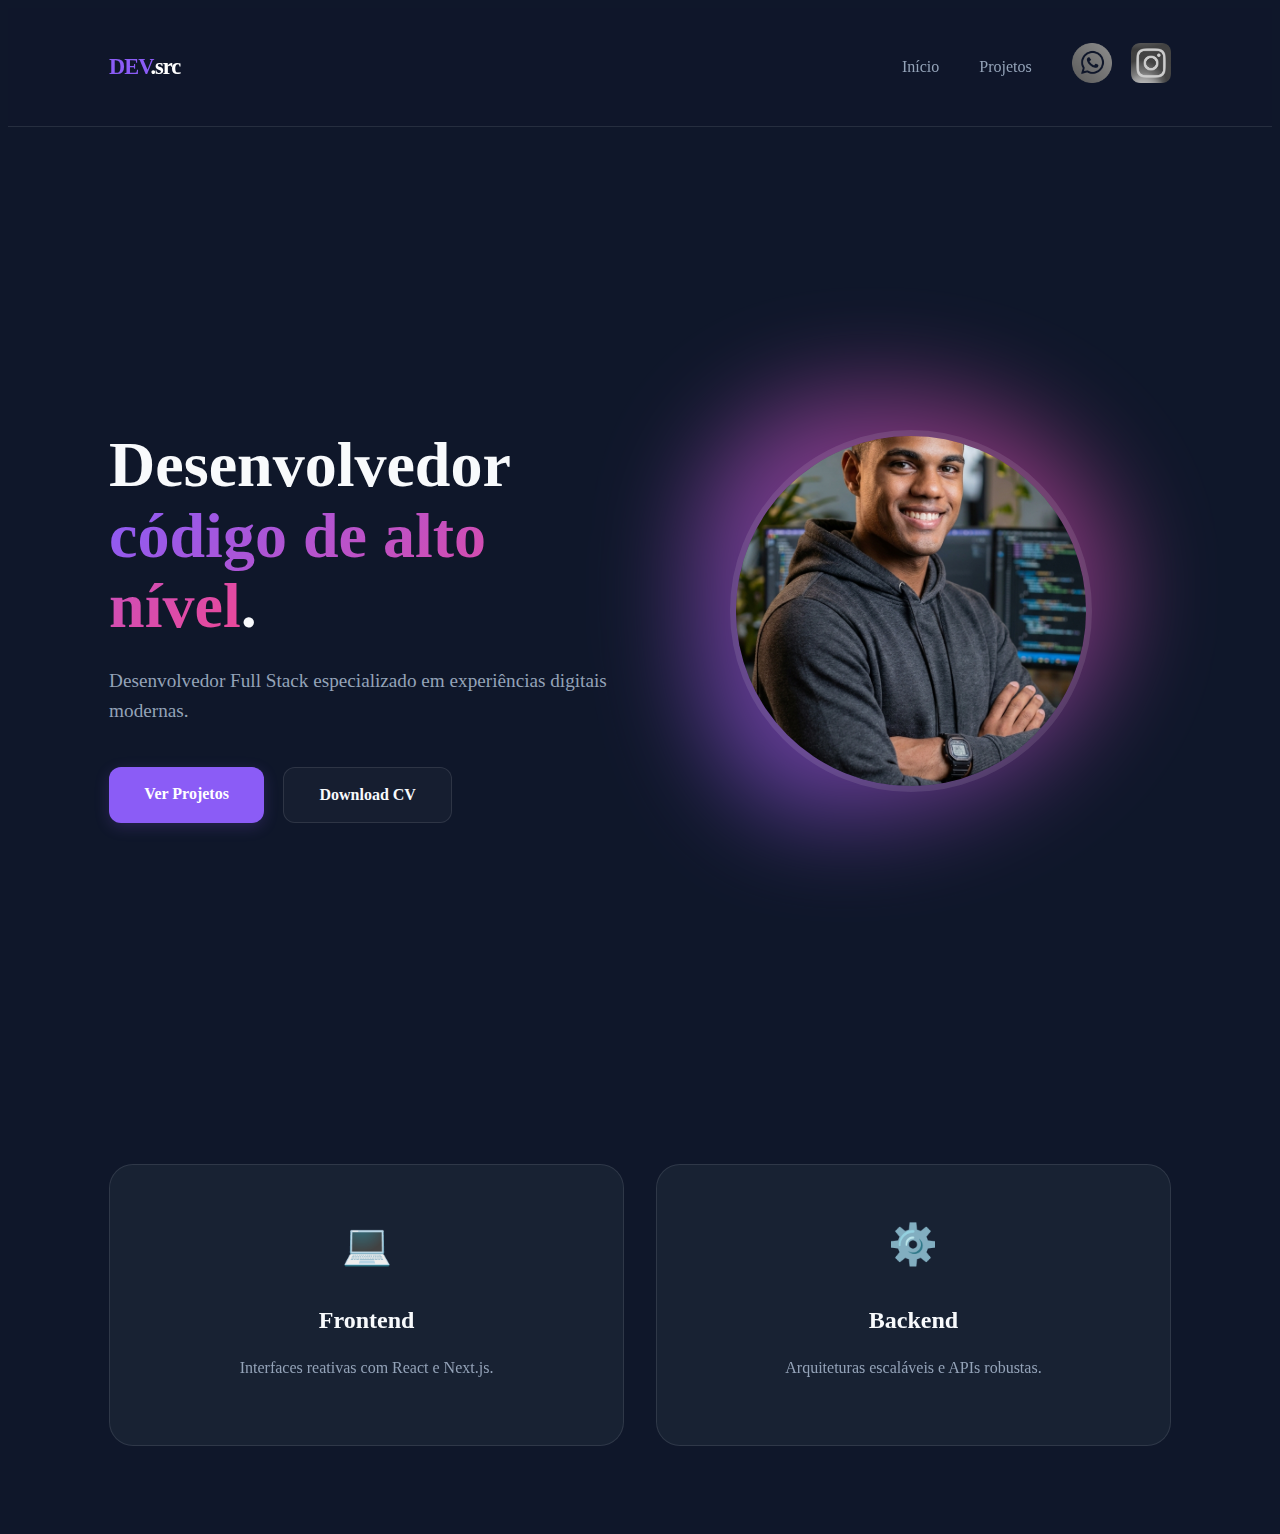
<file: index.html>
<!DOCTYPE html>
<html lang="pt-br">
<head>
    <meta charset="UTF-8">
    <meta name="viewport" content="width=device-width, initial-scale=1.0">
    <title>Dev Portfolio | Landing Page</title>
    <link rel="stylesheet" href="style.css">
</head>
<body>

    <nav class="navbar">
        <div class="logo">
            <span>DEV<span style="color: white;">.src</span></span>
        </div>
        <ul class="nav-links">
            <li><a href="#">Início</a></li>
            <li><a href="#">Projetos</a></li>
            <li class="social-icons">
                <a href="https://api.whatsapp.com/send/?phone=5571982937866&text&type=phone_number&app_absent=0" class="icon-link icon-zap" target="_blank">
                    <img src="imagem/WhatsApp_logo.webp" alt="WhatsApp"> <!-- LOGO ZAP AQUI -->
                </a>
                <a href="#" class="icon-link icon-insta">
                    <img src="imagem/Instagram-Logo.png" alt="Instagram"> <!-- LOGO INSTA AQUI -->
                </a>
            </li>
        </ul>
    </nav>

    <header class="hero">
        <div class="hero-content">
            <h1>Desenvolvedor<span class="gradient-text"><br> código de alto nível</span>.</h1>
            <p>Desenvolvedor Full Stack especializado em experiências digitais modernas.</p>
            <div class="hero-btns">
                <a href="#" class="btn-primary">Ver Projetos</a>
                <a href="#" class="btn-secondary">Download CV</a>
            </div>
        </div>
        
        <div class="hero-visual">
            <div class="profile-container">
                <img src="imagem/Ft Perfil.jpeg" alt="Foto de Perfil" class="profile-img"> <!-- FOTO PERFIL AQUI -->
                <div class="blob"></div>
            </div>
        </div>
    </header>

    <section class="grid-section">
        <div class="card">
            <div class="icon">💻</div>
            <h3>Frontend</h3>
            <p>Interfaces reativas com React e Next.js.</p>
        </div>
        <div class="card">
            <div class="icon">⚙️</div>
            <h3>Backend</h3>
            <p>Arquiteturas escaláveis e APIs robustas.</p>
        </div>
    </section>

</body>
</html>
</file>
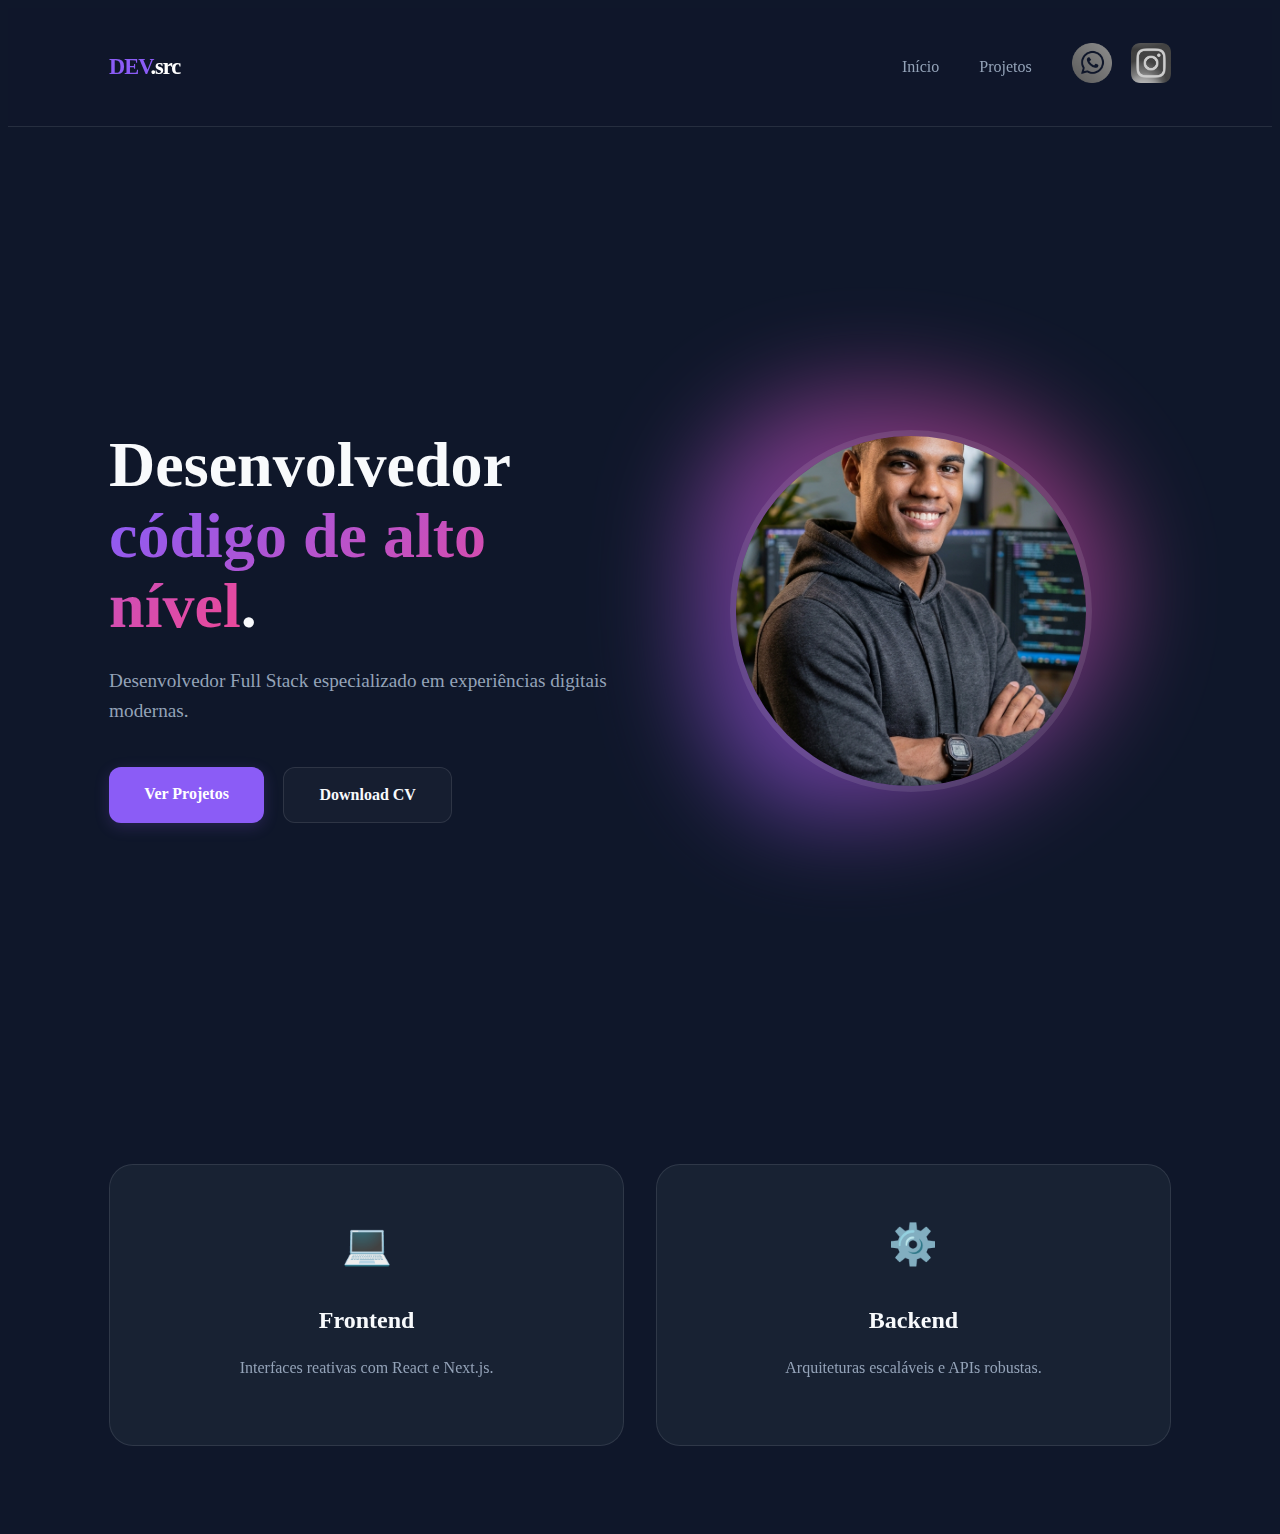
<file: index.html.html>
<!DOCTYPE html>
<html lang="pt-br">
<head>
    <meta charset="UTF-8">
    <meta name="viewport" content="width=device-width, initial-scale=1.0">
    <title>Dev Portfolio | Landing Page</title>
    <link rel="stylesheet" href="style.css">
</head>
<body>

    <nav class="navbar">
        <div class="logo">
            <span>DEV<span style="color: white;">.src</span></span>
        </div>
        <ul class="nav-links">
            <li><a href="#">Início</a></li>
            <li><a href="#">Projetos</a></li>
            <li class="social-icons">
                <a href="https://api.whatsapp.com/send/?phone=5571982937866&text&type=phone_number&app_absent=0" class="icon-link icon-zap" target="_blank">
                    <img src="WhatsApp_logo.webp" alt="WhatsApp"> <!-- LOGO ZAP AQUI -->
                </a>
                <a href="#" class="icon-link icon-insta">
                    <img src="Instagram-Logo.png" alt="Instagram"> <!-- LOGO INSTA AQUI -->
                </a>
            </li>
        </ul>
    </nav>

    <header class="hero">
        <div class="hero-content">
            <h1>Desenvolvedor<span class="gradient-text"><br> código de alto nível</span>.</h1>
            <p>Desenvolvedor Full Stack especializado em experiências digitais modernas.</p>
            <div class="hero-btns">
                <a href="#" class="btn-primary">Ver Projetos</a>
                <a href="#" class="btn-secondary">Download CV</a>
            </div>
        </div>
        
        <div class="hero-visual">
            <div class="profile-container">
                <img src="Ft Perfil.jpeg" alt="Foto de Perfil" class="profile-img"> <!-- FOTO PERFIL AQUI -->
                <div class="blob"></div>
            </div>
        </div>
    </header>

    <section class="grid-section">
        <div class="card">
            <div class="icon">💻</div>
            <h3>Frontend</h3>
            <p>Interfaces reativas com React e Next.js.</p>
        </div>
        <div class="card">
            <div class="icon">⚙️</div>
            <h3>Backend</h3>
            <p>Arquiteturas escaláveis e APIs robustas.</p>
        </div>
    </section>

</body>
</html>
</file>
<file: style.css>
css
/* =========================================
   1. RESET E VARIÁVEIS
   ========================================= */
* {
    margin: 0;
    padding: 0;
    box-sizing: border-box;
    font-family: 'Inter', 'Segoe UI', Roboto, sans-serif;
}

:root {
    --bg-dark: #0f172a;
    --bg-card: rgba(30, 41, 59, 0.6);
    --accent-purple: #8b5cf6;
    --accent-pink: #ec4899;
    --text-white: #f8fafc;
    --text-gray: #94a3b8;
    --whatsapp-color: #25d365c2;
    --insta-color: #e1306c;
    --glass-border: rgba(255, 255, 255, 0.1);
    --transition-smooth: all 0.4s cubic-bezier(0.4, 0, 0.2, 1);
}

html {
    scroll-behavior: smooth;
}

body {
    background-color: var(--bg-dark);
    color: var(--text-white);
    line-height: 1.6;
    overflow-x: hidden;
}

/* =========================================
   2. NAVBAR (GLASSMORPHISM)
   ========================================= */
.navbar {
    display: flex;
    justify-content: space-between;
    align-items: center;
    padding: 1.2rem 8%;
    background: rgba(15, 23, 42, 0.8);
    backdrop-filter: blur(15px);
    border-bottom: 1px solid var(--glass-border);
    position: sticky;
    top: 0;
    z-index: 1000;
}

.logo {
    display: flex;
    align-items: center;
    font-size: 1.4rem;
    font-weight: 800;
    letter-spacing: -1px;
}

.img-logo {
    height: 35px;
    margin-right: 12px;
    border-radius: 6px;
}

.logo span {
    color: var(--accent-purple);
}

.nav-links {
    display: flex;
    list-style: none;
    gap: 2.5rem;
    align-items: center;
}

.nav-links a {
    text-decoration: none;
    color: var(--text-gray);
    font-weight: 500;
    transition: var(--transition-smooth);
}

.nav-links a:hover {
    color: var(--text-white);
}

/* Ícones Sociais */
.social-icons {
    display: flex;
    gap: 1.2rem;
}

.icon-link img {
    width: 40px;
    height: 40px;
    filter: grayscale(1) brightness(0.8);
    transition: var(--transition-smooth);
}

.icon-zap:hover img {
    filter: grayscale(0) drop-shadow(0 0 10px var(--whatsapp-color));
    transform: translateY(-3px);
}

.icon-insta:hover img {
    filter: grayscale(0) drop-shadow(0 0 2px var(--insta-color));
    transform: translateY(-3px);
}

/* =========================================
   3. HERO SECTION (DESTAQUE)
   ========================================= */
.hero {
    display: flex;
    flex-wrap: wrap;
    align-items: center;
    justify-content: space-between;
    padding: 6rem 8%;
    min-height: 85vh;
}

.hero-content {
    flex: 1;
    min-width: 300px;
}

.hero-content h1 {
    font-size: clamp(2.5rem, 5vw, 4rem);
    line-height: 1.1;
    margin-bottom: 1.5rem;
    font-weight: 800;
}

.gradient-text {
    background: linear-gradient(135deg, var(--accent-purple), var(--accent-pink));
    -webkit-background-clip: text;
    -webkit-text-fill-color: transparent;
}

.hero-content p {
    font-size: 1.2rem;
    color: var(--text-gray);
    margin-bottom: 2.5rem;
    max-width: 550px;
}

/* Botões Estilizados */
.hero-btns {
    display: flex;
    gap: 1.2rem;
}

.btn-primary, .btn-secondary {
    padding: 0.9rem 2.2rem;
    border-radius: 12px;
    text-decoration: none;
    font-weight: 600;
    transition: var(--transition-smooth);
    display: inline-block;
}

.btn-primary {
    background: var(--accent-purple);
    color: white;
    box-shadow: 0 4px 15px rgba(139, 92, 246, 0.2);
}

.btn-primary:hover {
    background: #7c3aed;
    transform: translateY(-4px);
    box-shadow: 0 10px 25px rgba(139, 92, 246, 0.4);
}

.btn-secondary {
    border: 1px solid var(--glass-border);
    color: var(--text-white);
    background: rgba(255, 255, 255, 0.03);
}

.btn-secondary:hover {
    background: rgba(255, 255, 255, 0.1);
    transform: translateY(-4px);
}

/* Container da Foto de Perfil */
.hero-visual {
    flex: 1;
    display: flex;
    justify-content: center;
    align-items: center;
    min-width: 350px;
}

.profile-container {
    position: relative;
    width: 350px;
    height: 350px;
}

.profile-img {
    width: 100%;
    height: 100%;
    object-fit: cover;
    border-radius: 50%;
    border: 6px solid var(--glass-border);
    position: relative;
    z-index: 2;
    transition: var(--transition-smooth);
}

.profile-img:hover {
    border-color: var(--accent-purple);
}

/* Blob Animado ao Fundo */
.blob {
    position: absolute;
    top: -10%;
    left: -10%;
    width: 120%;
    height: 120%;
    background: linear-gradient(45deg, var(--accent-purple), var(--accent-pink));
    filter: blur(50px);
    border-radius: 40% 60% 70% 30% / 40% 50% 60% 50%;
    opacity: 0.6;
    z-index: 0;
    animation: blob-morph 8s infinite alternate ease-in-out;
}

@keyframes blob-morph {
    0% { border-radius: 40% 60% 70% 30% / 40% 40% 60% 50%; transform: scale(1); }
    100% { border-radius: 60% 40% 30% 70% / 60% 30% 70% 40%; transform: scale(1.1) rotate(10deg); }
}

/* =========================================
   4. GRID DE SERVIÇOS (CARDS)
   ========================================= */
.grid-section {
    display: grid;
    grid-template-columns: repeat(auto-fit, minmax(280px, 1fr));
    gap: 2rem;
    padding: 5rem 8%;
}

.card {
    background: var(--bg-card);
    padding: 3rem 2rem;
    border-radius: 24px;
    border: 1px solid var(--glass-border);
    backdrop-filter: blur(10px);
    transition: var(--transition-smooth);
    text-align: center;
}

.card:hover {
    transform: translateY(-10px);
    border-color: var(--accent-purple);
    background: rgba(30, 41, 59, 0.9);
}

.card .icon {
    font-size: 2.5rem;
    margin-bottom: 1.5rem;
    display: block;
}

.card h3 {
    margin-bottom: 1rem;
    font-size: 1.5rem;
}

.card p {
    color: var(--text-gray);
    font-size: 1rem;
}

/* =========================================
   5. RESPONSIVIDADE
   ========================================= */
@media (max-width: 768px) {
    .navbar {
        padding: 1rem 5%;
    }
    
    /* .nav-links {
        /* display: none; Em um projeto real, aqui entraria um menu hamburguer
    } */

    .hero {
        padding: 4rem 5%;
        text-align: center;
        flex-direction: column-reverse;
    }

    .hero-content h1 {
        font-size: 2.5rem;
    }

    .hero-btns {
        justify-content: center;
    }

    .profile-container {
        width: 250px;
        height: 250px;
        margin-bottom: 3rem;
    }
}
</file>
